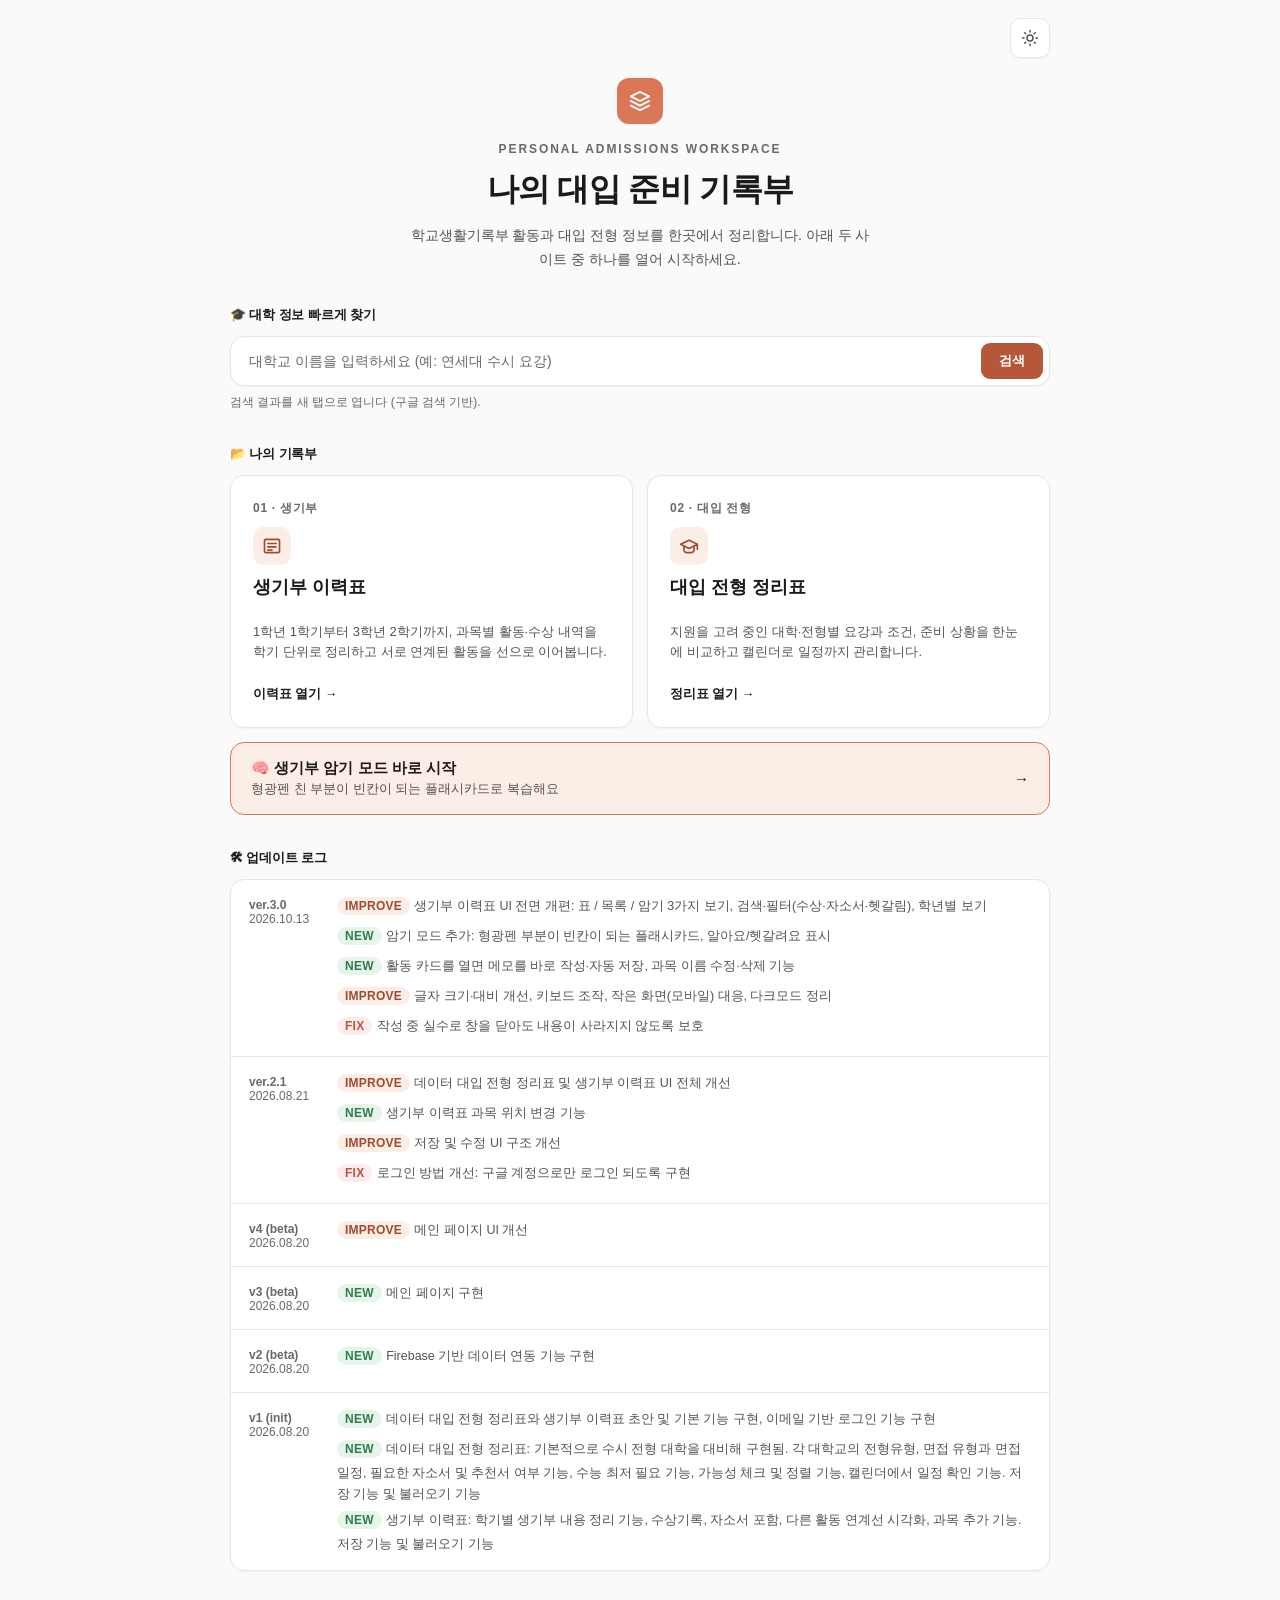
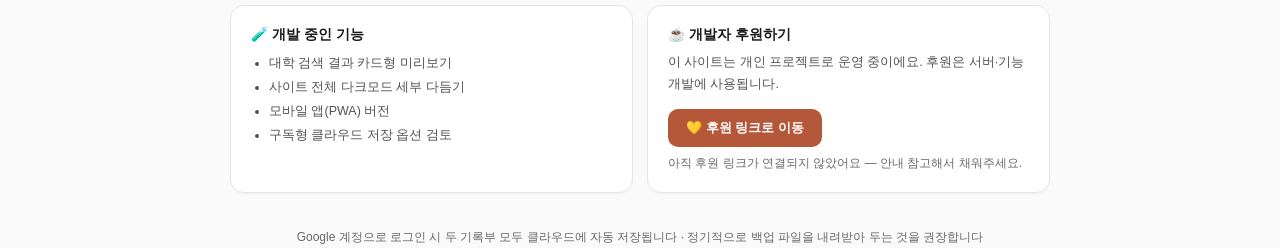
<file: index.html>
<!DOCTYPE html>
<html lang="ko">
<head>
<meta charset="UTF-8">
<meta name="viewport" content="width=device-width, initial-scale=1.0">
<title>나의 대입 준비 기록부</title>
<style>
  :root{
    --bg:#ffffff; --bg-soft:#fafafa; --border:#e6e6e6;
    --text:#1a1a1a; --text-soft:#6b6b6b; --text-faint:#9a9a9a;
    --accent:#d97757; --accent-soft:#fbeee7; --accent-deep:#b5583a;
    --shadow-sm:0 1px 2px rgba(0,0,0,0.04); --shadow-md:0 10px 30px rgba(0,0,0,0.08);
    --card-bg:#ffffff;
    font-family:-apple-system, BlinkMacSystemFont, 'Segoe UI', 'Pretendard', 'Apple SD Gothic Neo', 'Malgun Gothic', sans-serif;
  }
  /* ===== 다크모드 팔레트 =====
     html[data-theme="dark"] 가 붙으면 아래 변수들로 전부 교체됩니다.
     새 색을 추가하고 싶으면 여기 한 곳만 바꾸면 사이트 전체에 반영돼요. */
  html[data-theme="dark"]{
    --bg:#17181a; --bg-soft:#1f2023; --border:#302f32;
    --text:#f0efec; --text-soft:#b4b1ac; --text-faint:#7d7a75;
    --accent:#e2896a; --accent-soft:#332420; --accent-deep:#f0a184;
    --shadow-sm:0 1px 2px rgba(0,0,0,0.3); --shadow-md:0 10px 30px rgba(0,0,0,0.45);
    --card-bg:#1f2023;
  }
  *{box-sizing:border-box;}
  html,body{height:100%;}
  html{ transition:background .2s; }
  body{
    margin:0; min-height:100vh; color:var(--text); background:var(--bg-soft);
    display:flex; flex-direction:column; align-items:center; padding:0 20px 60px;
    -webkit-font-smoothing:antialiased; transition:background .2s, color .2s;
  }
  .wrap{ width:100%; max-width:820px; }

  .utilbar{ display:flex; justify-content:flex-end; gap:8px; padding:18px 0 0; }
  .icon-btn{
    width:38px; height:38px; border-radius:10px; border:1px solid var(--border); background:var(--card-bg);
    display:flex; align-items:center; justify-content:center; cursor:pointer; color:var(--text-soft);
    transition:.15s; box-shadow:var(--shadow-sm);
  }
  .icon-btn:hover{ color:var(--text); border-color:#c9c9c9; transform:translateY(-1px); }
  .icon-btn svg{ width:18px; height:18px; }

  .cover{ text-align:center; margin:20px 0 34px; opacity:0; transform:translateY(8px); animation:fadeUp .5s ease forwards; }
  .mark{
    width:46px; height:46px; border-radius:12px; background:var(--accent);
    display:flex; align-items:center; justify-content:center; margin:0 auto 18px;
    box-shadow:var(--shadow-sm);
  }
  .eyebrow{ font-size:12px; letter-spacing:.16em; color:var(--text-faint); text-transform:uppercase; margin-bottom:12px; font-weight:600; }
  h1{ font-weight:700; margin:0 0 12px; font-size:clamp(24px,4.4vw,32px); letter-spacing:-.02em; color:var(--text); }
  .cover p{ margin:0; color:var(--text-soft); font-size:14px; line-height:1.7; max-width:460px; margin-inline:auto; }

  @keyframes fadeUp{ to{ opacity:1; transform:translateY(0); } }

  .section{ margin-bottom:34px; opacity:0; transform:translateY(10px); animation:fadeUp .5s ease forwards; }
  .section-head{ display:flex; align-items:baseline; justify-content:space-between; margin-bottom:12px; }
  .section-head h3{ font-size:13px; margin:0; font-weight:700; color:var(--text); letter-spacing:-.01em; }
  .section-head .more{ font-size:12px; color:var(--text-faint); }

  .search-box{
    display:flex; gap:8px; background:var(--card-bg); border:1px solid var(--border); border-radius:14px;
    padding:6px; box-shadow:var(--shadow-sm); transition:border-color .15s, box-shadow .15s;
  }
  .search-box:focus-within{ border-color:var(--accent); box-shadow:0 0 0 3px var(--accent-soft); }
  .search-box input{
    flex:1; border:none; outline:none; background:transparent; color:var(--text); font-size:14px;
    padding:10px 12px; font-family:inherit;
  }
  .search-box input::placeholder{ color:var(--text-faint); }
  .search-box button{
    border:none; background:var(--accent); color:#fff; font-weight:600; font-size:13px;
    border-radius:9px; padding:0 18px; cursor:pointer; transition:.15s; font-family:inherit;
  }
  .search-box button:hover{ background:var(--accent-deep); }
  .search-hint{ font-size:12px; color:var(--text-faint); margin-top:8px; }

  .cards{ display:grid; gap:14px; }
  @media(min-width:600px){ .cards{ grid-template-columns:1fr 1fr; } }

  .card{
    position:relative; display:flex; flex-direction:column; gap:10px;
    background:var(--card-bg); border:1px solid var(--border); border-radius:14px;
    padding:24px 22px; text-decoration:none; color:var(--text);
    box-shadow:var(--shadow-sm); transition:transform .18s cubic-bezier(.2,.7,.2,1), box-shadow .18s, border-color .18s;
  }
  .card:hover{ transform:translateY(-4px); box-shadow:var(--shadow-md); border-color:#d8d8d8; }
  .card:hover .go{ transform:translateX(4px); color:var(--accent-deep); }
  .card:hover .ic{ background:var(--accent); }
  .card:hover .ic svg{ stroke:#fff; }

  .kicker{ font-size:12px; letter-spacing:.06em; color:var(--text-faint); font-weight:700; text-transform:uppercase; }
  .ic{
    width:38px; height:38px; border-radius:10px; background:var(--accent-soft);
    display:flex; align-items:center; justify-content:center; transition:.18s;
  }
  .ic svg{ width:20px; height:20px; stroke:var(--accent-deep); transition:.18s; }
  .card h2{ font-size:18px; margin:0; font-weight:700; color:var(--text); }
  .card .desc{ font-size:13px; color:var(--text-soft); line-height:1.6; flex:1; }
  .go{ font-size:12.5px; font-weight:700; color:var(--text); display:inline-flex; align-items:center; gap:4px; transition:transform .18s, color .18s; }

  .log-list{ display:flex; flex-direction:column; gap:0; background:var(--card-bg); border:1px solid var(--border); border-radius:14px; box-shadow:var(--shadow-sm); overflow:hidden; }
  .log-item{ display:flex; gap:14px; padding:16px 18px; border-bottom:1px solid var(--border); }
  .log-item:last-child{ border-bottom:none; }
  .log-date{ font-size:12px; color:var(--text-faint); white-space:nowrap; min-width:74px; padding-top:2px; font-weight:600; }
  .log-body{ flex:1; }
  .log-tag{
    display:inline-block; font-size:12px; font-weight:700; padding:2px 8px; border-radius:10px;
    margin-bottom:5px; letter-spacing:.02em;
  }
  .log-tag.new{ background:#e6f4ea; color:#2e7d4f; }
  .log-tag.fix{ background:#fdeceb; color:#b5583a; }
  .log-tag.improve{ background:var(--accent-soft); color:var(--accent-deep); }
  html[data-theme="dark"] .log-tag.new{ background:#1c3226; color:#7fd9a0; }
  html[data-theme="dark"] .log-tag.fix{ background:#3a2422; color:#f2a094; }
  .log-title{ font-size:13.5px; font-weight:600; color:var(--text); margin-bottom:2px; }
  .log-desc{ font-size:12.5px; color:var(--text-soft); line-height:1.55; }

  .split{ display:grid; gap:14px; }
  @media(min-width:600px){ .split{ grid-template-columns:1fr 1fr; } }
  .panel{ background:var(--card-bg); border:1px solid var(--border); border-radius:14px; padding:20px; box-shadow:var(--shadow-sm); }
  .panel h4{ margin:0 0 8px; font-size:14px; font-weight:700; display:flex; align-items:center; gap:7px; }
  .panel ul{ margin:0; padding-left:18px; font-size:12.5px; color:var(--text-soft); line-height:1.9; }
  .panel p{ font-size:12.5px; color:var(--text-soft); line-height:1.7; margin:0 0 14px; }
  .donate-btn{
    display:inline-flex; align-items:center; gap:8px; background:var(--accent); color:#fff; text-decoration:none;
    font-size:13px; font-weight:700; padding:10px 18px; border-radius:10px; transition:.15s;
  }
  .donate-btn:hover{ background:var(--accent-deep); }
  .donate-note{ font-size:12px; color:var(--text-faint); margin-top:8px; }

  footer{ text-align:center; margin-top:10px; font-size:12px; color:var(--text-faint); line-height:1.8; }

  .d1{animation-delay:.05s;} .d2{animation-delay:.12s;} .d3{animation-delay:.19s;} .d4{animation-delay:.26s;} .d5{animation-delay:.33s;}

  .quick{ display:flex; align-items:center; justify-content:space-between; gap:12px; margin-top:14px; padding:16px 20px; border-radius:14px;
    background:var(--accent-soft); border:1px solid var(--accent); color:var(--text); text-decoration:none; font-weight:700; font-size:15px; }
  .quick small{ display:block; font-weight:500; color:var(--text-soft); font-size:13px; margin-top:2px; }
  .quick:hover{ transform:translateY(-2px); box-shadow:var(--shadow-md); }
  .quick{ transition:transform .15s, box-shadow .15s; }
</style>
<link rel="stylesheet" href="./common.css">
</head>
<body>
<a class="skip-link" href="#main">본문으로 건너뛰기</a>
<main class="wrap" id="main">

  <div class="utilbar">
    <button class="icon-btn" id="themeToggle" title="다크모드 전환" aria-label="다크모드 전환">
      <svg id="themeIcon" viewBox="0 0 24 24" fill="none" stroke="currentColor" stroke-width="2" stroke-linecap="round" stroke-linejoin="round"><circle cx="12" cy="12" r="4"></circle><path d="M12 2v2M12 20v2M4.9 4.9l1.4 1.4M17.7 17.7l1.4 1.4M2 12h2M20 12h2M4.9 19.1l1.4-1.4M17.7 6.3l1.4-1.4"></path></svg>
    </button>
  </div>

  <div class="cover">
    <div class="mark">
      <svg viewBox="0 0 24 24" width="22" height="22" fill="none" stroke="#fff" stroke-width="2" stroke-linecap="round" stroke-linejoin="round">
        <path d="M12 2 2 7l10 5 10-5-10-5z"></path>
        <path d="M2 17l10 5 10-5"></path>
        <path d="M2 12l10 5 10-5"></path>
      </svg>
    </div>
    <div class="eyebrow">Personal Admissions Workspace</div>
    <h1>나의 대입 준비 기록부</h1>
    <p>학교생활기록부 활동과 대입 전형 정보를 한곳에서 정리합니다. 아래 두 사이트 중 하나를 열어 시작하세요.</p>
  </div>

  <div class="section d1">
    <div class="section-head"><h3>🎓 대학 정보 빠르게 찾기</h3></div>
    <form class="search-box" id="uniSearchForm">
      <input type="text" id="uniSearchInput" aria-label="대학교 이름 검색" placeholder="대학교 이름을 입력하세요 (예: 연세대 수시 요강)" autocomplete="off">
      <button type="submit">검색</button>
    </form>
    <div class="search-hint">검색 결과를 새 탭으로 엽니다 (구글 검색 기반).</div>
  </div>

  <div class="section d2">
    <div class="section-head"><h3>📂 나의 기록부</h3></div>
    <div class="cards">
      <a class="card" href="./생기부_정리표.html">
        <span class="kicker">01 · 생기부</span>
        <span class="ic">
          <svg viewBox="0 0 24 24" fill="none" stroke-width="2" stroke-linecap="round" stroke-linejoin="round"><rect x="3" y="4" width="18" height="16" rx="2"></rect><line x1="7" y1="9" x2="17" y2="9"></line><line x1="7" y1="13" x2="17" y2="13"></line><line x1="7" y1="17" x2="12" y2="17"></line></svg>
        </span>
        <h2>생기부 이력표</h2>
        <p class="desc">1학년 1학기부터 3학년 2학기까지, 과목별 활동·수상 내역을 학기 단위로 정리하고 서로 연계된 활동을 선으로 이어봅니다.</p>
        <span class="go">이력표 열기 →</span>
      </a>

      <a class="card" href="./대입_전형_정리표.html">
        <span class="kicker">02 · 대입 전형</span>
        <span class="ic">
          <svg viewBox="0 0 24 24" fill="none" stroke-width="2" stroke-linecap="round" stroke-linejoin="round"><path d="M22 10v6M2 10l10-5 10 5-10 5-10-5z"></path><path d="M6 12v5c0 1.5 2.5 3 6 3s6-1.5 6-3v-5"></path></svg>
        </span>
        <h2>대입 전형 정리표</h2>
        <p class="desc">지원을 고려 중인 대학·전형별 요강과 조건, 준비 상황을 한눈에 비교하고 캘린더로 일정까지 관리합니다.</p>
        <span class="go">정리표 열기 →</span>
      </a>
    </div>
    <a class="quick" href="./생기부_정리표.html#study"><span>🧠 생기부 암기 모드 바로 시작<small>형광펜 친 부분이 빈칸이 되는 플래시카드로 복습해요</small></span><span aria-hidden="true">→</span></a>
  </div>

  <div class="section d3">
    <div class="section-head"><h3>🛠 업데이트 로그</h3></div>
    <div class="log-list" id="logList"></div>
  </div>

  <div class="section d4">
    <div class="split">
      <div class="panel">
        <h4>🧪 개발 중인 기능</h4>
        <ul>
          <li>대학 검색 결과 카드형 미리보기</li>
          <li>사이트 전체 다크모드 세부 다듬기</li>
          <li>모바일 앱(PWA) 버전</li>
          <li>구독형 클라우드 저장 옵션 검토</li>
        </ul>
      </div>
      <div class="panel">
        <h4>☕ 개발자 후원하기</h4>
        <p>이 사이트는 개인 프로젝트로 운영 중이에요. 후원은 서버·기능 개발에 사용됩니다.</p>
        <a class="donate-btn" href="#" id="donateLink" target="_blank" rel="noopener">💛 후원 링크로 이동</a>
        <div class="donate-note">아직 후원 링크가 연결되지 않았어요 — 안내 참고해서 채워주세요.</div>
      </div>
    </div>
  </div>

  <footer>Google 계정으로 로그인 시 두 기록부 모두 클라우드에 자동 저장됩니다 · 정기적으로 백업 파일을 내려받아 두는 것을 권장합니다</footer>
</main>

<script>
(function initTheme(){
  const saved = localStorage.getItem('site_theme');
  const prefersDark = window.matchMedia && window.matchMedia('(prefers-color-scheme: dark)').matches;
  const theme = saved || (prefersDark ? 'dark' : 'light');
  document.documentElement.setAttribute('data-theme', theme);
})();

document.getElementById('themeToggle').addEventListener('click', function(){
  const html = document.documentElement;
  const next = html.getAttribute('data-theme') === 'dark' ? 'light' : 'dark';
  html.setAttribute('data-theme', next);
  localStorage.setItem('site_theme', next);
});

const CHANGELOG = [
  {
    version: 'ver.3.0',
    date: '2026.10.13',
    items: [
      { text: '생기부 이력표 UI 전면 개편: 표 / 목록 / 암기 3가지 보기, 검색·필터(수상·자소서·헷갈림), 학년별 보기', tag: 'improve' },
      { text: '암기 모드 추가: 형광펜 부분이 빈칸이 되는 플래시카드, 알아요/헷갈려요 표시', tag: 'new' },
      { text: '활동 카드를 열면 메모를 바로 작성·자동 저장, 과목 이름 수정·삭제 기능', tag: 'new' },
      { text: '글자 크기·대비 개선, 키보드 조작, 작은 화면(모바일) 대응, 다크모드 정리', tag: 'improve' },
      { text: '작성 중 실수로 창을 닫아도 내용이 사라지지 않도록 보호', tag: 'fix' }
    ]
  },
  {
    version: 'ver.2.1',
    date: '2026.08.21',
    items: [
      { text: '데이터 대입 전형 정리표 및 생기부 이력표 UI 전체 개선', tag: 'improve' },
      { text: '생기부 이력표 과목 위치 변경 기능', tag: 'new' },
      { text: '저장 및 수정 UI 구조 개선', tag: 'improve' },
      { text: '로그인 방법 개선: 구글 계정으로만 로그인 되도록 구현', tag: 'fix' }
    ]
  },
  {
    version: 'v4 (beta)',
    date: '2026.08.20',
    items: [
      { text: '메인 페이지 UI 개선', tag: 'improve' }
    ]
  },
  {
    version: 'v3 (beta)',
    date: '2026.08.20',
    items: [
      { text: '메인 페이지 구현', tag: 'new' }
    ]
  },
  {
    version: 'v2 (beta)',
    date: '2026.08.20',
    items: [
      { text: 'Firebase 기반 데이터 연동 기능 구현', tag: 'new' }
    ]
  },
  {
    version: 'v1 (init)',
    date: '2026.08.20',
    items: [
      { text: '데이터 대입 전형 정리표와 생기부 이력표 초안 및 기본 기능 구현, 이메일 기반 로그인 기능 구현', tag: 'new' },
      { text: '데이터 대입 전형 정리표: 기본적으로 수시 전형 대학을 대비해 구현됨. 각 대학교의 전형유형, 면접 유형과 면접 일정, 필요한 자소서 및 추천서 여부 기능, 수능 최저 필요 기능, 가능성 체크 및 정렬 기능, 캘린더에서 일정 확인 기능. 저장 기능 및 불러오기 기능', tag: 'new' },
      { text: '생기부 이력표: 학기별 생기부 내용 정리 기능, 수상기록, 자소서 포함, 다른 활동 연계선 시각화, 과목 추가 기능. 저장 기능 및 불러오기 기능', tag: 'new' }
    ]
  }
];

const logList = document.getElementById('logList');
const tagLabel = { new:'NEW', improve:'IMPROVE', fix:'FIX' };
CHANGELOG.forEach(group=>{
  const el = document.createElement('div');
  el.className = 'log-item';
  el.innerHTML = `
    <div class="log-date">${group.version}<br><span style="font-weight:400;">${group.date}</span></div>
    <div class="log-body">
      <ul style="margin:0; padding-left:16px; display:flex; flex-direction:column; gap:6px; list-style:none; padding-left:0;">
        ${group.items.map(i => `
          <li>
            <span class="log-tag ${i.tag}">${tagLabel[i.tag] || i.tag}</span>
            <span class="log-desc" style="display:inline;">${i.text}</span>
          </li>
        `).join('')}
      </ul>
    </div>`;
  logList.appendChild(el);
});

document.getElementById('uniSearchForm').addEventListener('submit', function(e){
  e.preventDefault();
  const q = document.getElementById('uniSearchInput').value.trim();
  if(!q) return;
  const url = 'https://www.google.com/search?q=' + encodeURIComponent(q + ' 입학처 수시 요강');
  window.open(url, '_blank', 'noopener');
});

document.getElementById('donateLink').addEventListener('click', function(e){
  if(this.getAttribute('href') === '#'){
    e.preventDefault();
    alert('후원 링크가 아직 연결되지 않았어요.\n토스아이디, 카카오페이 송금 링크, Buy Me a Coffee 중 하나를 만든 뒤\nindex.html의 donateLink href 값을 바꿔주세요.');
  }
});
</script>

</body>
</html>
</file>
<file: common.css>
/* ============================================================
   common.css — 세 페이지(메인 / 생기부 / 대입 전형)가 함께 쓰는 접근성·가독성 레이어
   각 페이지의 <style> 뒤에 불러오므로, 여기 값이 기존 색·크기를 덮어씁니다.
   ============================================================ */

/* 1) 글자 대비 개선: 연한 회색 글씨(#9a9a9a, 대비 2.8:1)를 읽기 쉬운 색으로 */
:root{
  --text-soft:#555250;
  --text-faint:#6b6865;
  --accent-deep:#a14a2e;
  --focus:#2563eb;
}
html[data-theme="dark"]{
  --text-soft:#c4c1bc;
  --text-faint:#9d9a94;
  --accent-deep:#f0a184;
  --focus:#8ab4ff;
}

/* 2) 키보드 사용자를 위한 포커스 표시 */
:focus{ outline:none; }
:focus-visible{ outline:3px solid var(--focus); outline-offset:2px; border-radius:6px; }
input:focus-visible, textarea:focus-visible, select:focus-visible{ outline-offset:0; }

/* 3) 본문으로 건너뛰기 링크 */
.skip-link{
  position:absolute; left:12px; top:-60px; z-index:100; background:var(--text); color:var(--bg);
  padding:10px 16px; border-radius:8px; font-weight:700; font-size:14px; text-decoration:none; transition:top .15s;
}
.skip-link:focus{ top:12px; }
.sr-only{ position:absolute; width:1px; height:1px; overflow:hidden; clip:rect(0 0 0 0); white-space:nowrap; }
[hidden]{ display:none !important; }

/* 4) 터치하기 쉬운 크기 */
.btn, .google-btn, .menu-item{ min-height:40px; }
.menu-btn, .icon-btn{ min-width:40px; min-height:40px; }
.chip-toggle, .tabs button{ min-height:36px; }

/* 5) 다크모드에서 흰 배경으로 남던 입력창·버튼·모달 정리 */
html[data-theme="dark"] input,
html[data-theme="dark"] select,
html[data-theme="dark"] textarea,
html[data-theme="dark"] [contenteditable]{
  background:var(--bg-soft); color:var(--text); border-color:var(--border);
}
html[data-theme="dark"] .btn,
html[data-theme="dark"] .menu-btn,
html[data-theme="dark"] .modal,
html[data-theme="dark"] .menu-dropdown,
html[data-theme="dark"] .google-btn{ background:var(--bg); color:var(--text); border-color:var(--border); }
html[data-theme="dark"] .btn.primary{ background:var(--accent); color:#1a1a1a; border-color:var(--accent); }
html[data-theme="dark"] select option{ background:var(--bg); color:var(--text); }

/* 6) 흰 글씨 버튼 대비 확보 (주황 #d97757 위 흰 글씨는 3.1:1로 부족) */
.btn.primary, .donate-btn, .search-box button{ background:#b5583a; border-color:#b5583a; color:#fff; }
.btn.primary:hover, .donate-btn:hover, .search-box button:hover{ background:#9a4a2f; border-color:#9a4a2f; }
html[data-theme="dark"] .donate-btn, html[data-theme="dark"] .search-box button{ background:var(--accent); color:#1a1a1a; }

/* 7) 모션을 줄이고 싶은 사용자 */
@media (prefers-reduced-motion: reduce){
  *, *::before, *::after{ animation-duration:.001ms !important; animation-delay:0s !important; transition-duration:.001ms !important; }
  .cover, .section{ opacity:1 !important; transform:none !important; }
}

/* 8) 작은 화면에서 모달을 화면에 꽉 차게 */
@media (max-width:640px){
  .modal-backdrop{ padding:0 !important; align-items:flex-end !important; }
  .modal{ width:100% !important; max-height:94vh !important; border-radius:16px 16px 0 0 !important; padding:20px 18px !important; }
  header{ padding-left:14px !important; padding-right:14px !important; }
}
</file>
